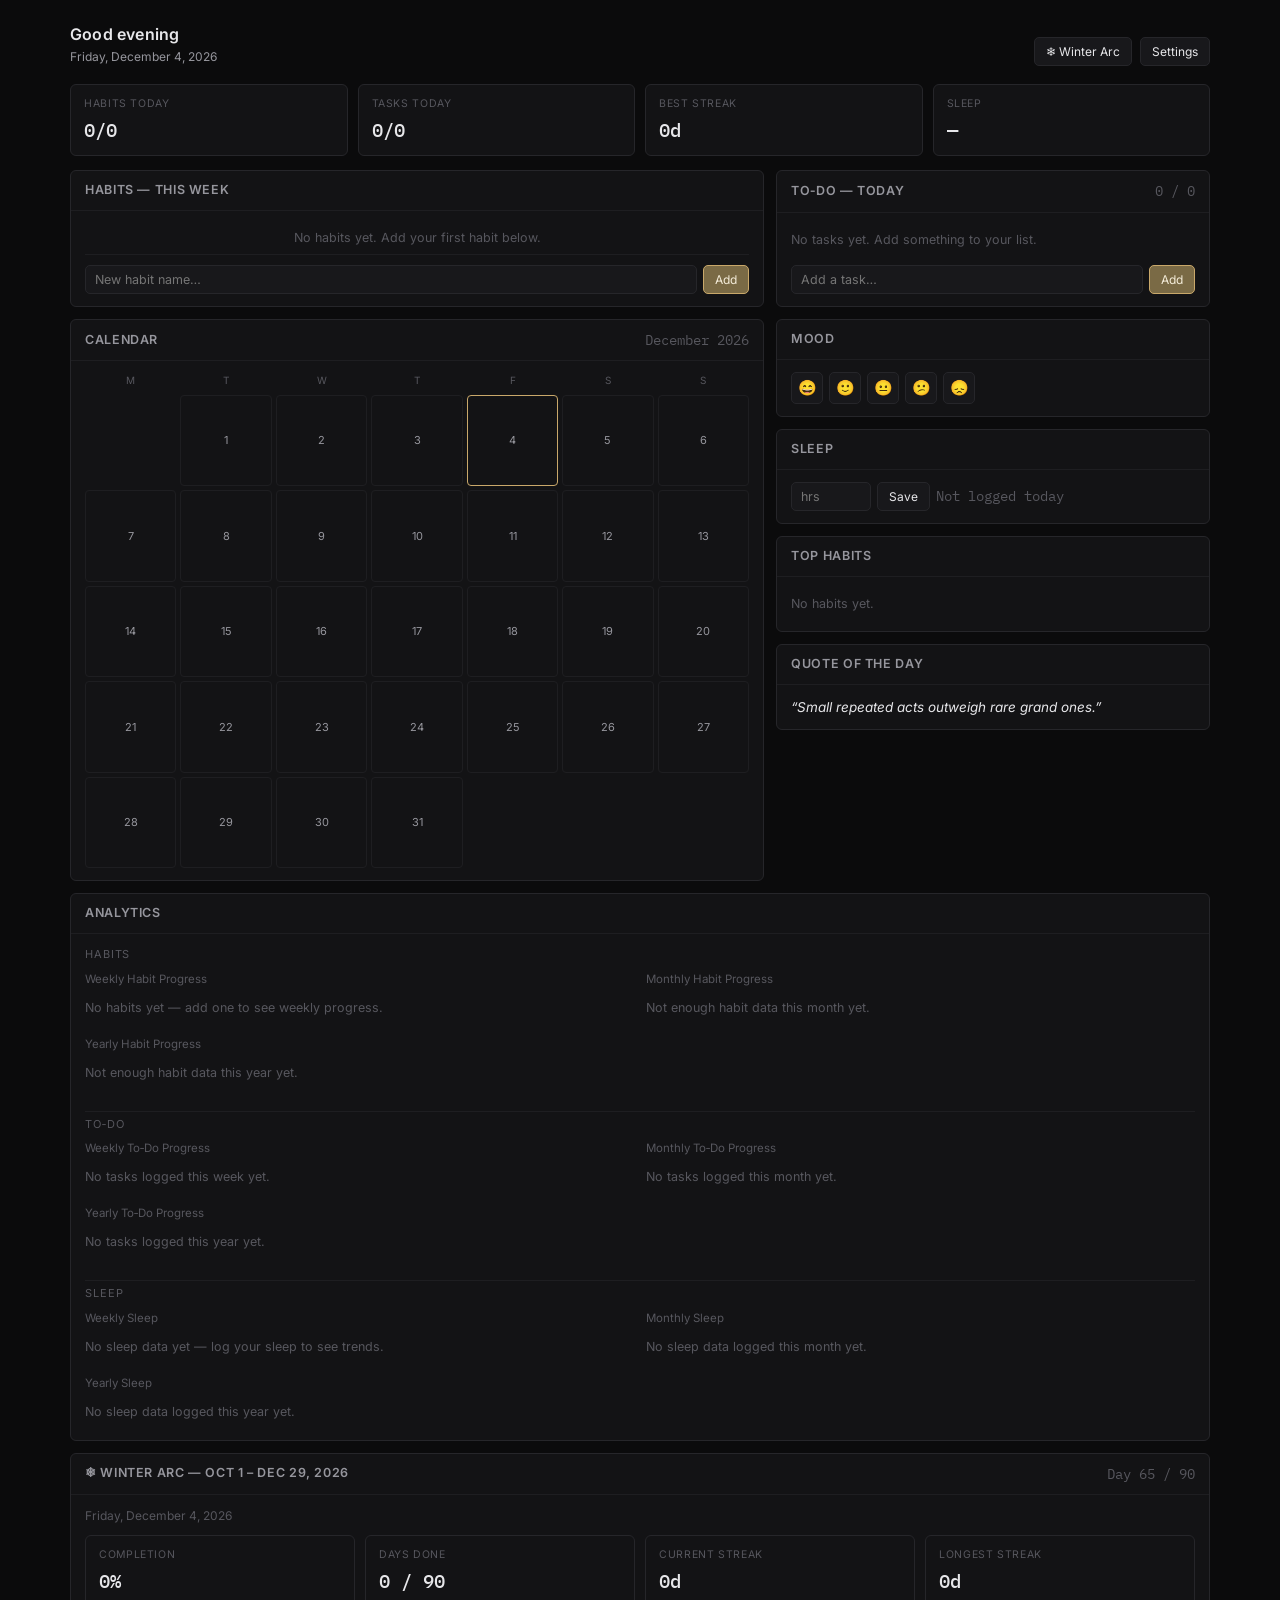
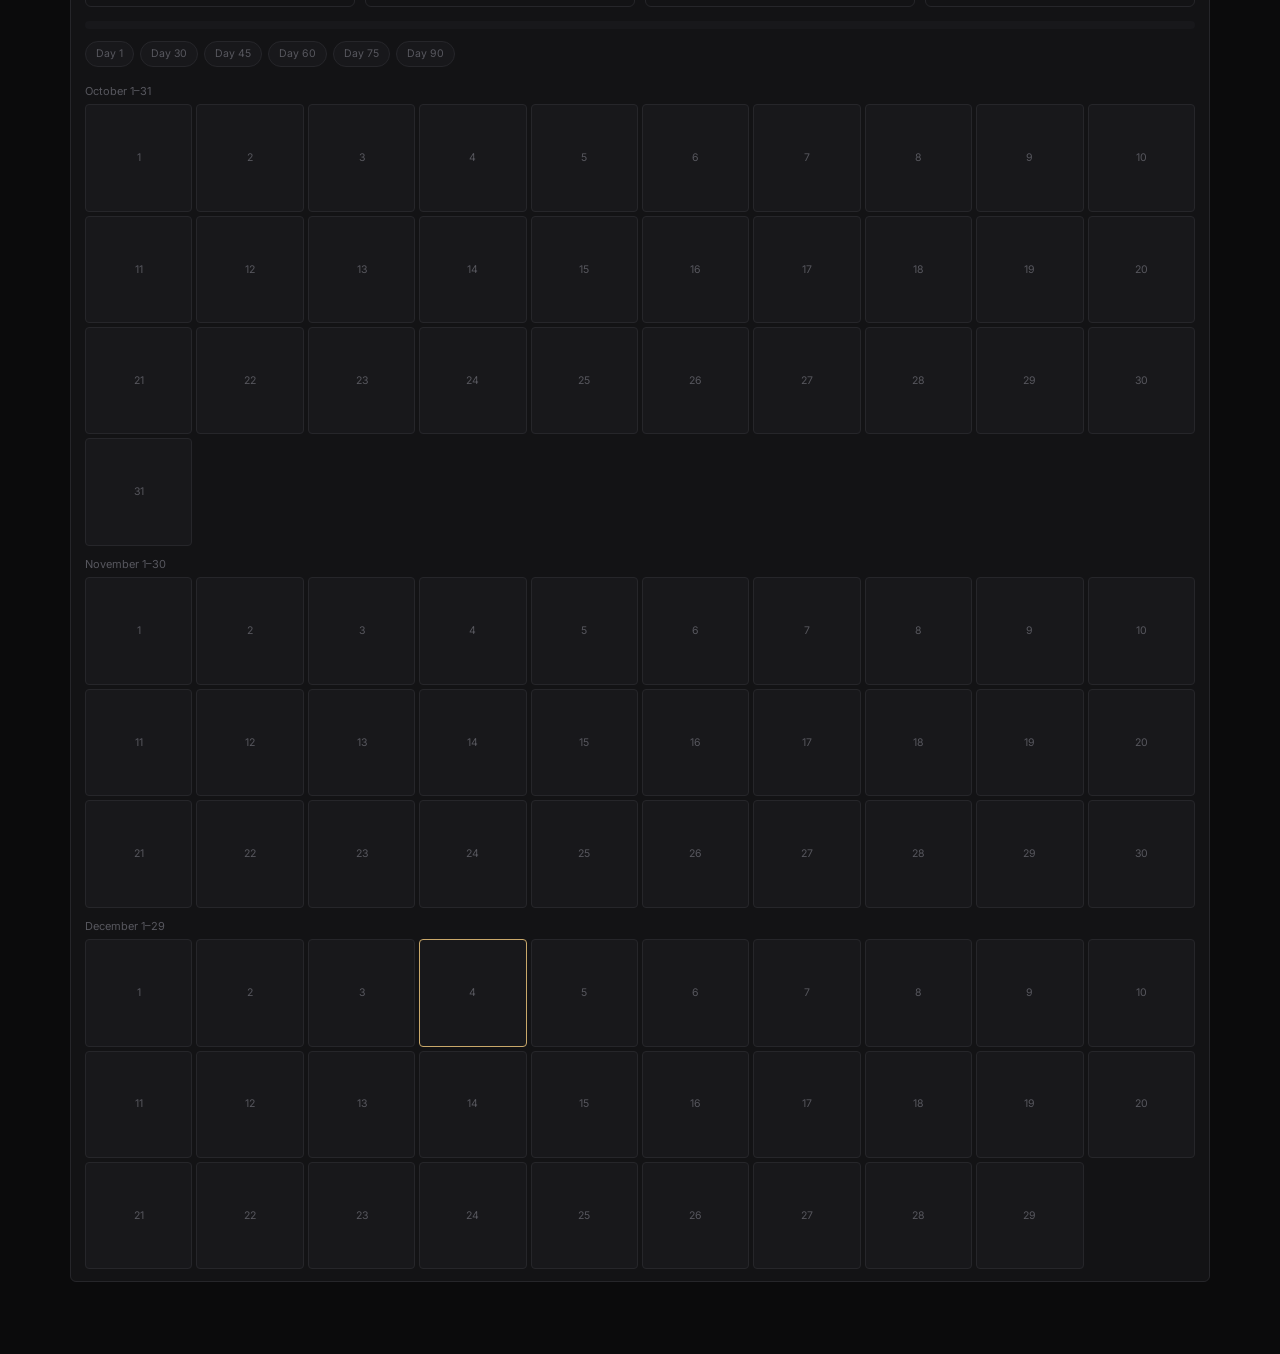
<file: index.html>
<!DOCTYPE html>
<html lang="en">
<head>
<meta charset="UTF-8">
<meta name="viewport" content="width=device-width, initial-scale=1, viewport-fit=cover">
<meta name="theme-color" content="#0b0b0c">
<link rel="manifest" href="manifest.json">
<link rel="icon" href="icons/icon-192.png">
<title>Ledger — Personal Dashboard</title>
<link rel="preconnect" href="https://fonts.googleapis.com">
<link href="https://fonts.googleapis.com/css2?family=Inter:wght@400;500;600;700&family=IBM+Plex+Mono:wght@400;500;600&display=swap" rel="stylesheet">
<link rel="stylesheet" href="styles.css">
</head>
<body>
<div class="wrap">
  <header>
    <div><h1 id="greet">Ledger</h1><div class="sub" id="dateline"></div></div>
    <div style="display:flex;gap:8px"><button class="btn" id="warcNavBtn">❄ Winter Arc</button><button class="btn" id="settingsBtn">Settings</button></div>
  </header>

  <div id="celebrateSlot"></div>

  <div class="grid" id="statGrid"></div>

  <div class="cols2">
    <div>
      <div class="panel">
        <div class="ph"><h2>Habits — This Week</h2></div>
        <div class="pb">
          <div class="habit-table"><table id="habitTable"></table></div>
          <div class="addrow"><input type="text" id="newHabit" placeholder="New habit name…" maxlength="30"><button class="btn primary" id="addHabitBtn">Add</button></div>
        </div>
      </div>

      <div class="panel">
        <div class="ph"><h2>Calendar</h2><span class="mono mut" id="calLabel"></span></div>
        <div class="pb"><div class="cal" id="cal"></div></div>
      </div>
    </div>

    <div>
      <div class="panel">
        <div class="ph"><h2>To‑Do — Today</h2><span class="mono mut" id="todoCount"></span></div>
        <div class="pb">
          <div id="todoList"></div>
          <div class="addrow"><input type="text" id="newTodo" placeholder="Add a task…"><button class="btn primary" id="addTodoBtn">Add</button></div>
        </div>
      </div>

      <div class="panel">
        <div class="ph"><h2>Mood</h2></div>
        <div class="pb"><div class="moodrow" id="moodRow"></div></div>
      </div>

      <div class="panel">
        <div class="ph"><h2>Sleep</h2></div>
        <div class="pb"><div class="sleeprow">
          <input type="number" id="sleepInput" step="0.5" min="0" max="16" placeholder="hrs" style="max-width:80px">
          <button class="btn" id="sleepSave">Save</button>
          <span class="mut mono" id="sleepLast"></span>
        </div></div>
      </div>

      <div class="panel">
        <div class="ph"><h2>Top Habits</h2></div>
        <div class="pb" id="topHabits"></div>
      </div>

      <div class="panel">
        <div class="ph"><h2>Quote of the Day</h2></div>
        <div class="pb"><div class="quote" id="quoteBox"></div></div>
      </div>
    </div>
  </div>

  <div class="panel">
    <div class="ph"><h2>Analytics</h2></div>
    <div class="pb">
      <div class="section-label">Habits</div>
      <div class="chart-grid-2">
        <div><div class="mut" style="font-size:11.5px;margin-bottom:5px">Weekly Habit Progress</div><div class="chart-wrap" id="chartHabitWeek"></div></div>
        <div><div class="mut" style="font-size:11.5px;margin-bottom:5px">Monthly Habit Progress</div><div class="chart-wrap" id="chartHabitMonth"></div></div>
      </div>
      <div style="margin-top:12px"><div class="mut" style="font-size:11.5px;margin-bottom:5px">Yearly Habit Progress</div><div class="chart-wrap" id="chartHabitYear"></div></div>

      <div class="section-label">To‑Do</div>
      <div class="chart-grid-2">
        <div><div class="mut" style="font-size:11.5px;margin-bottom:5px">Weekly To‑Do Progress</div><div class="chart-wrap" id="chartTodoWeek"></div></div>
        <div><div class="mut" style="font-size:11.5px;margin-bottom:5px">Monthly To‑Do Progress</div><div class="chart-wrap" id="chartTodoMonth"></div></div>
      </div>
      <div style="margin-top:12px"><div class="mut" style="font-size:11.5px;margin-bottom:5px">Yearly To‑Do Progress</div><div class="chart-wrap" id="chartTodoYear"></div></div>

      <div class="section-label">Sleep</div>
      <div class="chart-grid-2">
        <div><div class="mut" style="font-size:11.5px;margin-bottom:5px">Weekly Sleep</div><div class="chart-wrap" id="chartSleepWeek"></div></div>
        <div><div class="mut" style="font-size:11.5px;margin-bottom:5px">Monthly Sleep</div><div class="chart-wrap" id="chartSleepMonth"></div></div>
      </div>
      <div style="margin-top:12px"><div class="mut" style="font-size:11.5px;margin-bottom:5px">Yearly Sleep</div><div class="chart-wrap" id="chartSleepYear"></div></div>
    </div>
  </div>

  <div class="panel" id="winterArc">
    <div class="ph"><h2>❄ Winter Arc — Oct 1 – Dec 29, 2026</h2><span class="mono mut" id="warcDay"></span></div>
    <div class="pb">
      <div class="mut" id="warcDate" style="margin-bottom:10px;font-size:12px"></div>
      <div id="warcComplete"></div>
      <div class="grid" style="grid-template-columns:repeat(4,1fr)">
        <div class="stat"><div class="l">Completion</div><div class="v mono" id="warcPct"></div></div>
        <div class="stat"><div class="l">Days Done</div><div class="v mono" id="warcCount"></div></div>
        <div class="stat"><div class="l">Current Streak</div><div class="v mono" id="warcCur"></div></div>
        <div class="stat"><div class="l">Longest Streak</div><div class="v mono" id="warcBest"></div></div>
      </div>
      <div class="warc-bar"><div class="warc-bar-fill" id="warcBarFill" style="width:0%"></div></div>
      <div id="warcMilestones" style="margin-bottom:8px"></div>
      <div id="warcGrid"></div>
    </div>
  </div>
</div>

<div class="modal-bg" id="modalBg">
  <div class="modal">
    <h3>Settings</h3>
    <p class="mut" style="font-size:12px">Habits are capped at 15. Reset clears all local data on this device.</p>
    <div class="row"><button class="btn" id="exportBtn" style="flex:1">Export data (.json)</button></div>
    <div class="row"><button class="btn" id="resetBtn" style="flex:1;border-color:var(--bad);color:var(--bad)">Reset all data</button><button class="btn" id="closeModal" style="flex:1">Close</button></div>
  </div>
</div>

<script src="app.js"></script>
</body>
</html>
</file>
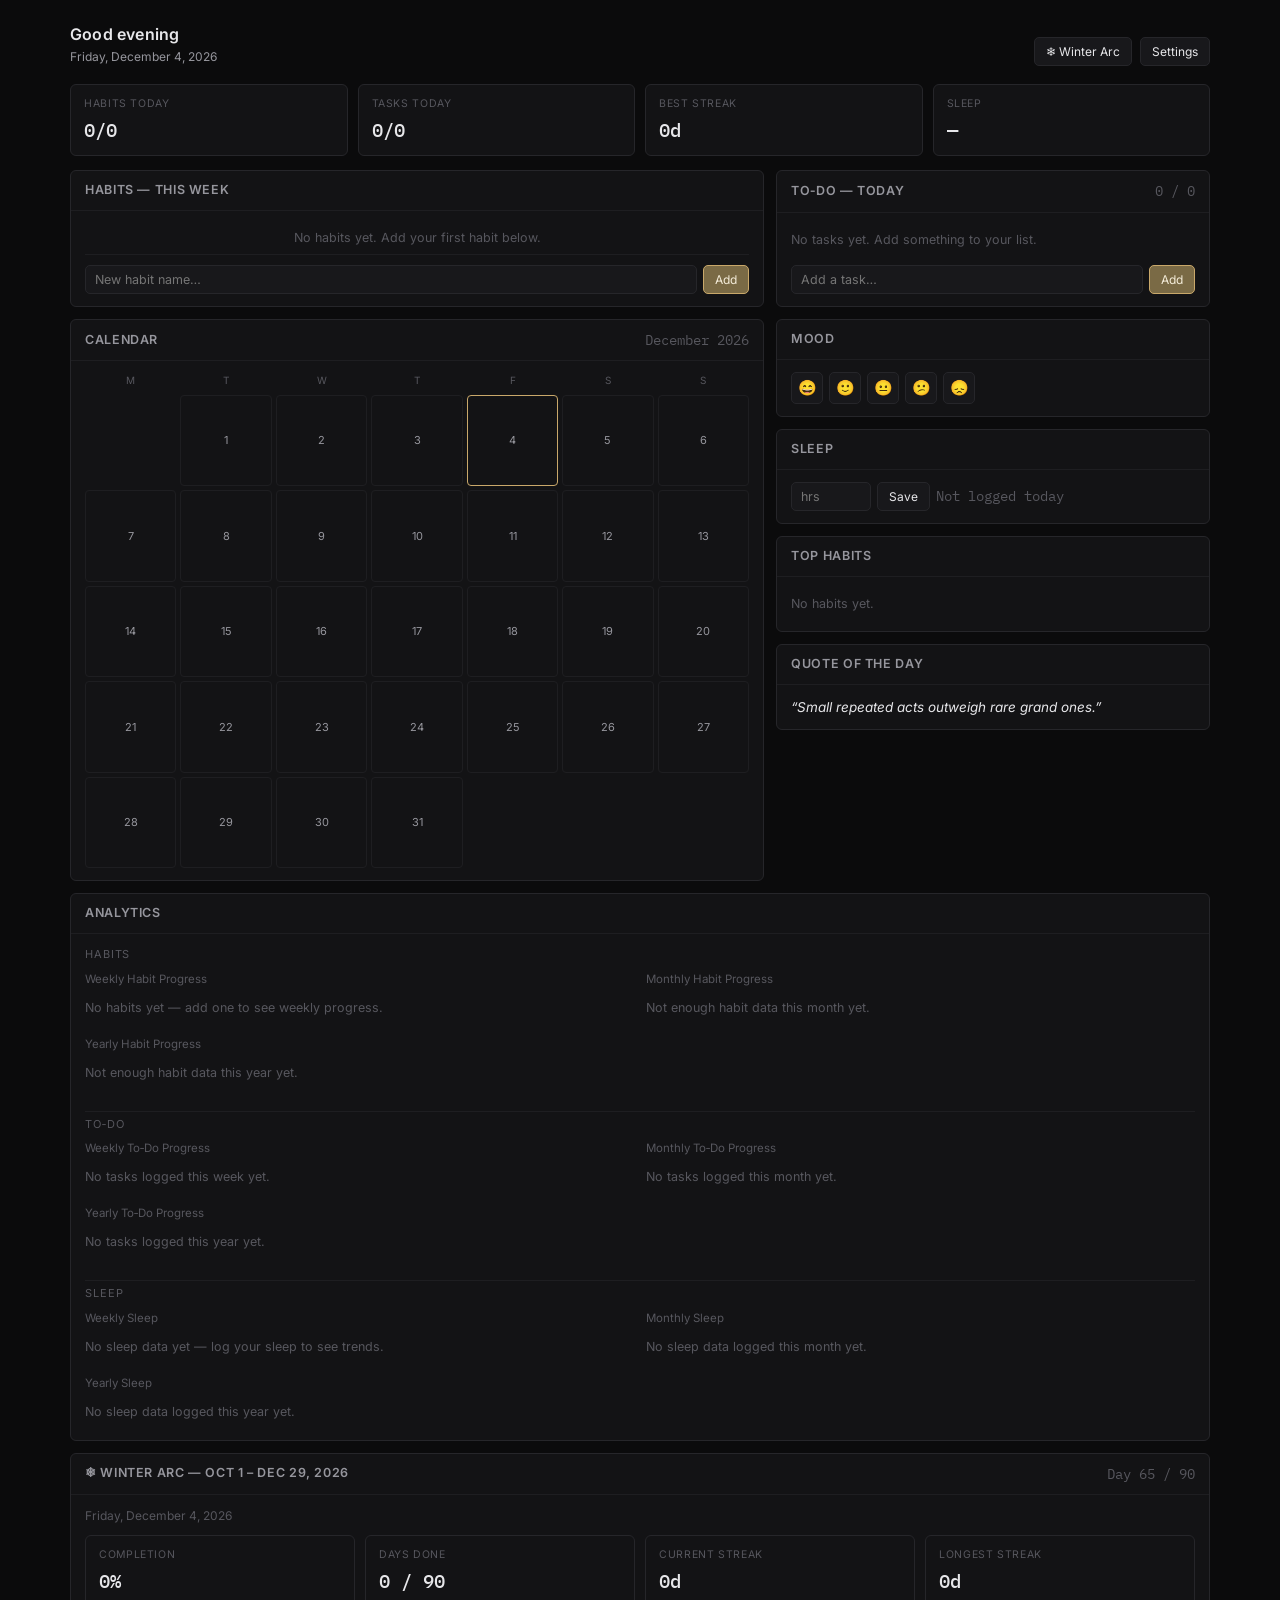
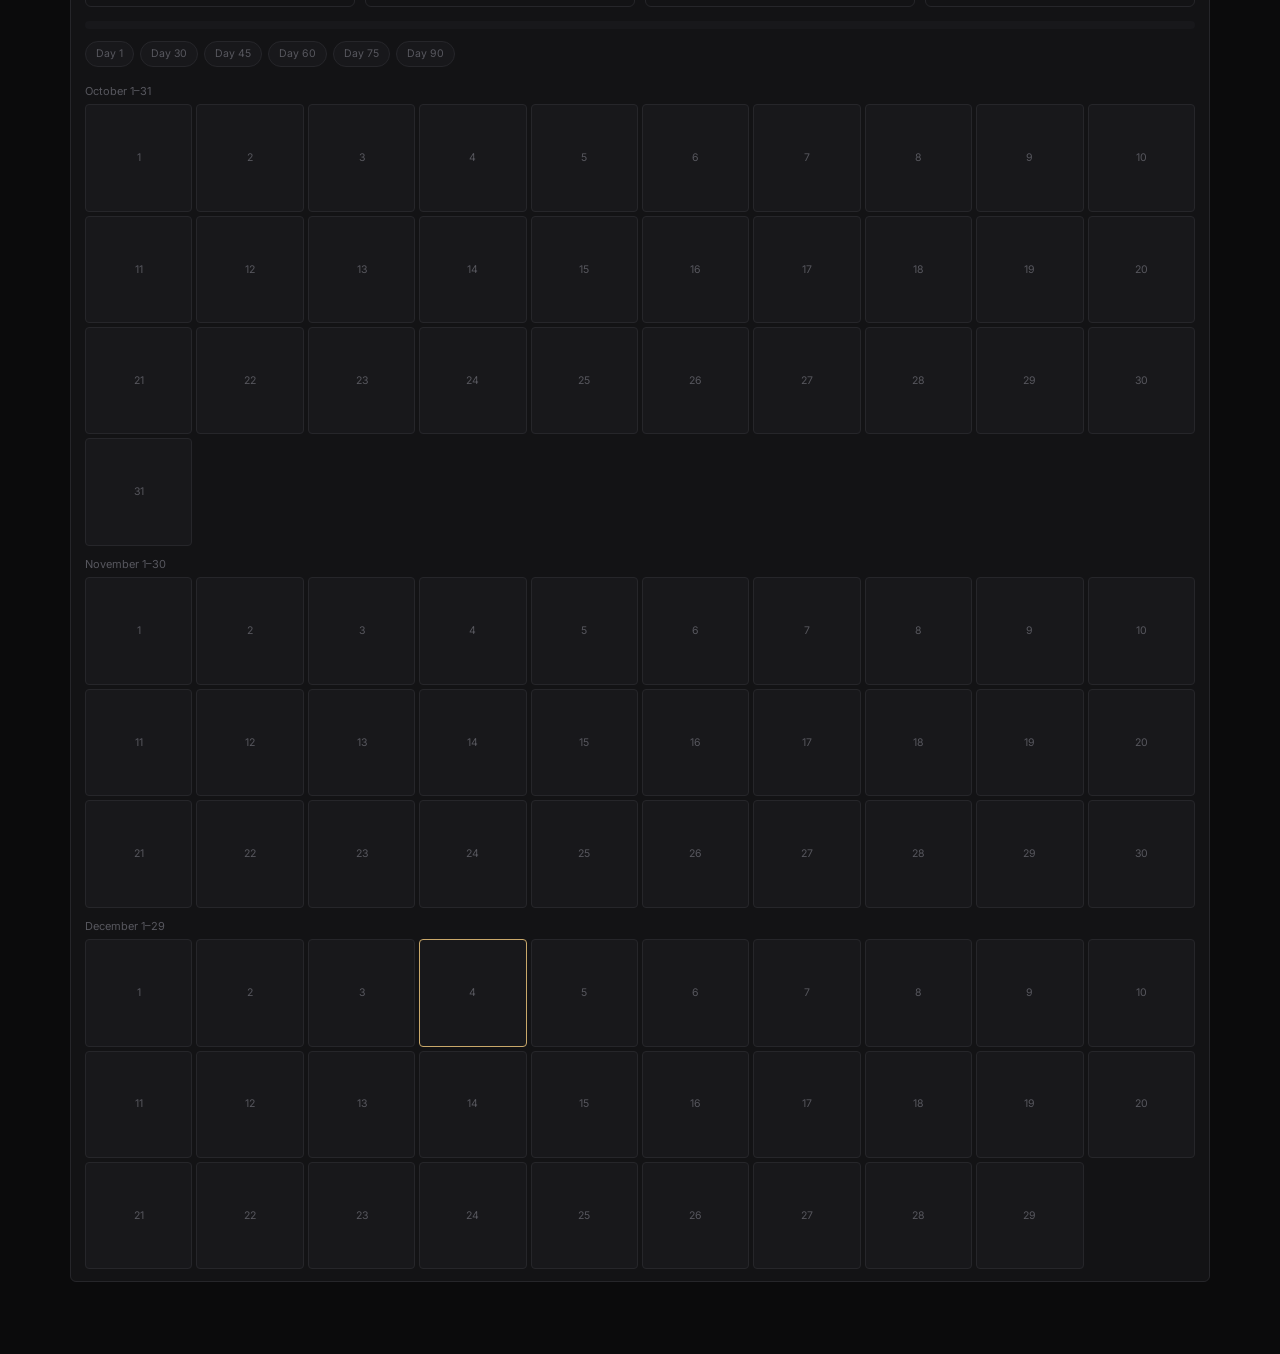
<file: Ledger — Habit & Productivity Dashboard.html>
<!DOCTYPE html>
<html lang="en">
<head>
<meta charset="UTF-8">
<meta name="viewport" content="width=device-width, initial-scale=1, viewport-fit=cover">
<meta name="theme-color" content="#0b0b0c">
<link rel="manifest" href="manifest.json">
<link rel="icon" href="icons/icon-192.png">
<title>Ledger — Personal Dashboard</title>
<link rel="preconnect" href="https://fonts.googleapis.com">
<link href="https://fonts.googleapis.com/css2?family=Inter:wght@400;500;600;700&family=IBM+Plex+Mono:wght@400;500;600&display=swap" rel="stylesheet">
<style>
:root{
  --bg:#0b0b0c; --panel:#131315; --panel2:#18181b; --border:#26262a; --border-soft:#1e1e21;
  --text:#e7e7ea; --text-dim:#96969d; --text-faint:#57575e;
  --accent:#c9a86a; --accent-dim:#7a6a45; --good:#6fae8f; --bad:#c07070;
  padding-top:env(safe-area-inset-top,0px); padding-bottom:env(safe-area-inset-bottom,0px);
}
*{box-sizing:border-box}
html{scroll-padding-top:env(safe-area-inset-top,0px)}
body{margin:0;background:var(--bg);color:var(--text);font-family:'Inter',sans-serif;font-size:13.5px;line-height:1.5;-webkit-font-smoothing:antialiased}
.mono{font-family:'IBM Plex Mono',monospace}
.wrap{max-width:1180px;margin:0 auto;padding:22px 20px 60px}
header{display:flex;justify-content:space-between;align-items:flex-end;margin-bottom:18px;flex-wrap:wrap;gap:10px}
header h1{font-size:16px;font-weight:600;margin:0;letter-spacing:.2px}
header .sub{color:var(--text-dim);font-size:12px;margin-top:2px}
.btn{background:var(--panel2);border:1px solid var(--border);color:var(--text);padding:6px 11px;border-radius:5px;font-size:12px;cursor:pointer;font-family:inherit;transition:border-color .15s}
.btn:hover{border-color:#3a3a3f}
.btn.primary{background:var(--accent-dim);border-color:var(--accent);color:#f4ecd9}
.grid{display:grid;grid-template-columns:repeat(4,1fr);gap:10px;margin-bottom:14px}
.stat{background:var(--panel);border:1px solid var(--border);border-radius:6px;padding:11px 13px}
.stat .l{color:var(--text-faint);font-size:10.5px;text-transform:uppercase;letter-spacing:.06em}
.stat .v{font-family:'IBM Plex Mono',monospace;font-size:19px;margin-top:4px;font-weight:500}
.panel{background:var(--panel);border:1px solid var(--border);border-radius:6px;margin-bottom:12px;overflow:hidden}
.panel .ph{padding:10px 14px;border-bottom:1px solid var(--border-soft);display:flex;justify-content:space-between;align-items:center}
.panel .ph h2{font-size:12.5px;font-weight:600;margin:0;color:var(--text-dim);text-transform:uppercase;letter-spacing:.05em}
.panel .pb{padding:12px 14px}
.cols2{display:grid;grid-template-columns:1.6fr 1fr;gap:12px}
table{width:100%;border-collapse:collapse;font-size:12.5px}
.habit-table{overflow-x:auto}
.habit-table table{min-width:560px}
th{color:var(--text-faint);font-weight:500;text-align:center;padding:5px 4px;font-size:10.5px;text-transform:uppercase;border-bottom:1px solid var(--border-soft)}
th.hname{text-align:left;padding-left:8px}
td{text-align:center;padding:6px 4px;border-bottom:1px solid var(--border-soft)}
td.hname{text-align:left;padding-left:8px;white-space:nowrap}
td.hname .del{color:var(--text-faint);cursor:pointer;margin-left:6px;font-size:11px}
.cell{width:24px;height:24px;border-radius:4px;border:1px solid var(--border);background:var(--panel2);cursor:pointer;display:inline-flex;align-items:center;justify-content:center;color:var(--text-faint);font-size:12px;transition:.12s}
.cell.on{background:var(--accent-dim);border-color:var(--accent);color:#f4ecd9}
.cell:hover{border-color:#4a4a50}
.mut{color:var(--text-faint)}
.streakcol{font-family:'IBM Plex Mono',monospace;color:var(--text-dim);font-size:11.5px}
.addrow{display:flex;gap:6px;margin-top:10px}
input[type=text],input[type=number]{background:var(--panel2);border:1px solid var(--border);color:var(--text);padding:6px 9px;border-radius:5px;font-size:12.5px;font-family:inherit;flex:1}
input:focus{outline:1px solid var(--accent-dim)}
.todo-item{display:flex;align-items:center;gap:9px;padding:6px 0;border-bottom:1px solid var(--border-soft)}
.todo-item:last-child{border-bottom:none}
.chk{width:15px;height:15px;border-radius:3px;border:1px solid var(--border);cursor:pointer;flex:0 0 auto}
.chk.on{background:var(--good);border-color:var(--good)}
.tdone{text-decoration:line-through;color:var(--text-faint)}
.todo-item .tx{flex:1;cursor:default;font-size:12.5px}
.todo-item .del{color:var(--text-faint);cursor:pointer;font-size:12px}
.moodrow,.sleeprow{display:flex;gap:6px;align-items:center;flex-wrap:wrap}
.mood-btn{width:32px;height:32px;border-radius:5px;background:var(--panel2);border:1px solid var(--border);cursor:pointer;font-size:15px;display:flex;align-items:center;justify-content:center}
.mood-btn.sel{border-color:var(--accent);background:var(--accent-dim)}
.quote{font-size:13.5px;font-style:italic;color:var(--text)}
.quote .attr{display:block;margin-top:6px;font-style:normal;color:var(--text-faint);font-size:11px}
.toprow{display:flex;justify-content:space-between;padding:7px 0;border-bottom:1px solid var(--border-soft);font-size:12.5px}
.toprow:last-child{border-bottom:none}
.toprow .name{color:var(--text)}
.toprow .meta{color:var(--text-faint);font-family:'IBM Plex Mono',monospace;font-size:11.5px}
.empty{color:var(--text-faint);font-size:12.5px;padding:6px 0}
.cal{display:grid;grid-template-columns:repeat(7,1fr);gap:4px}
.cal .dow{color:var(--text-faint);font-size:10px;text-align:center;text-transform:uppercase;padding-bottom:3px}
.cal .day{aspect-ratio:1;border:1px solid var(--border-soft);border-radius:4px;display:flex;flex-direction:column;align-items:center;justify-content:center;font-size:11px;color:var(--text-dim);position:relative}
.cal .day.today{border-color:var(--accent)}
.cal .day .dot{width:5px;height:5px;border-radius:50%;background:var(--good);position:absolute;bottom:4px}
.cal .day.empty{border:none}
.chart-wrap{overflow-x:auto}
.section-label{color:var(--text-faint);font-size:11px;text-transform:uppercase;letter-spacing:.08em;margin:22px 0 8px;padding-top:4px;border-top:1px solid var(--border-soft)}
.section-label:first-child{margin-top:0;border-top:none;padding-top:0}
.chart-grid-2{display:grid;grid-template-columns:1fr 1fr;gap:12px}
.chart-foot{display:flex;justify-content:space-between;margin-top:4px;font-size:10.5px;color:var(--text-faint)}
@media(max-width:640px){.chart-grid-2{grid-template-columns:1fr}}
.celebrate{background:linear-gradient(90deg,var(--panel),var(--panel2));border:1px solid var(--accent);border-radius:6px;padding:11px 14px;margin-bottom:12px;font-size:13px;color:#f4ecd9}
.modal-bg{position:fixed;inset:0;background:rgba(0,0,0,.6);display:none;align-items:center;justify-content:center;z-index:50}
.modal{background:var(--panel);border:1px solid var(--border);border-radius:7px;padding:18px;width:min(340px,90vw)}
.modal h3{margin:0 0 10px;font-size:13px;color:var(--text-dim);text-transform:uppercase;letter-spacing:.04em}
.modal .row{display:flex;gap:8px;margin-top:8px}
@media(max-width:760px){.grid{grid-template-columns:repeat(2,1fr)}.cols2{grid-template-columns:1fr}}
.warc-bar{height:8px;background:var(--panel2);border-radius:4px;overflow:hidden;margin:12px 0}
.warc-bar-fill{height:100%;background:var(--accent);transition:width .3s}
.ms-chip{display:inline-block;background:var(--panel2);border:1px solid var(--border);border-radius:20px;padding:4px 10px;font-size:10.5px;color:var(--text-faint);margin:0 6px 6px 0}
.ms-chip.reached{background:var(--accent-dim);border-color:var(--accent);color:#f4ecd9}
.warc-grid{display:grid;grid-template-columns:repeat(10,1fr);gap:4px}
@media(max-width:640px){.warc-grid{grid-template-columns:repeat(7,1fr)}}
.warc-cell{aspect-ratio:1;border:1px solid var(--border);border-radius:4px;display:flex;align-items:center;justify-content:center;font-size:10.5px;color:var(--text-faint);cursor:pointer;background:var(--panel2)}
.warc-cell.today{border-color:var(--accent)}
.warc-cell.done{background:var(--accent-dim);border-color:var(--accent);color:#f4ecd9}
.warc-cell.missed{background:#2a1c1c;border-color:var(--bad);color:var(--bad)}
</style>
</head>
<body>
<div class="wrap">
  <header>
    <div><h1 id="greet">Ledger</h1><div class="sub" id="dateline"></div></div>
    <div style="display:flex;gap:8px"><button class="btn" id="warcNavBtn">❄ Winter Arc</button><button class="btn" id="settingsBtn">Settings</button></div>
  </header>

  <div id="celebrateSlot"></div>

  <div class="grid" id="statGrid"></div>

  <div class="cols2">
    <div>
      <div class="panel">
        <div class="ph"><h2>Habits — This Week</h2></div>
        <div class="pb">
          <div class="habit-table"><table id="habitTable"></table></div>
          <div class="addrow"><input type="text" id="newHabit" placeholder="New habit name…" maxlength="30"><button class="btn primary" id="addHabitBtn">Add</button></div>
        </div>
      </div>

      <div class="panel">
        <div class="ph"><h2>Calendar</h2><span class="mono mut" id="calLabel"></span></div>
        <div class="pb"><div class="cal" id="cal"></div></div>
      </div>
    </div>

    <div>
      <div class="panel">
        <div class="ph"><h2>To‑Do — Today</h2><span class="mono mut" id="todoCount"></span></div>
        <div class="pb">
          <div id="todoList"></div>
          <div class="addrow"><input type="text" id="newTodo" placeholder="Add a task…"><button class="btn primary" id="addTodoBtn">Add</button></div>
        </div>
      </div>

      <div class="panel">
        <div class="ph"><h2>Mood</h2></div>
        <div class="pb"><div class="moodrow" id="moodRow"></div></div>
      </div>

      <div class="panel">
        <div class="ph"><h2>Sleep</h2></div>
        <div class="pb"><div class="sleeprow">
          <input type="number" id="sleepInput" step="0.5" min="0" max="16" placeholder="hrs" style="max-width:80px">
          <button class="btn" id="sleepSave">Save</button>
          <span class="mut mono" id="sleepLast"></span>
        </div></div>
      </div>

      <div class="panel">
        <div class="ph"><h2>Top Habits</h2></div>
        <div class="pb" id="topHabits"></div>
      </div>

      <div class="panel">
        <div class="ph"><h2>Quote of the Day</h2></div>
        <div class="pb"><div class="quote" id="quoteBox"></div></div>
      </div>
    </div>
  </div>

  <div class="panel">
    <div class="ph"><h2>Analytics</h2></div>
    <div class="pb">
      <div class="section-label">Habits</div>
      <div class="chart-grid-2">
        <div><div class="mut" style="font-size:11.5px;margin-bottom:5px">Weekly Habit Progress</div><div class="chart-wrap" id="chartHabitWeek"></div></div>
        <div><div class="mut" style="font-size:11.5px;margin-bottom:5px">Monthly Habit Progress</div><div class="chart-wrap" id="chartHabitMonth"></div></div>
      </div>
      <div style="margin-top:12px"><div class="mut" style="font-size:11.5px;margin-bottom:5px">Yearly Habit Progress</div><div class="chart-wrap" id="chartHabitYear"></div></div>

      <div class="section-label">To‑Do</div>
      <div class="chart-grid-2">
        <div><div class="mut" style="font-size:11.5px;margin-bottom:5px">Weekly To‑Do Progress</div><div class="chart-wrap" id="chartTodoWeek"></div></div>
        <div><div class="mut" style="font-size:11.5px;margin-bottom:5px">Monthly To‑Do Progress</div><div class="chart-wrap" id="chartTodoMonth"></div></div>
      </div>
      <div style="margin-top:12px"><div class="mut" style="font-size:11.5px;margin-bottom:5px">Yearly To‑Do Progress</div><div class="chart-wrap" id="chartTodoYear"></div></div>

      <div class="section-label">Sleep</div>
      <div class="chart-grid-2">
        <div><div class="mut" style="font-size:11.5px;margin-bottom:5px">Weekly Sleep</div><div class="chart-wrap" id="chartSleepWeek"></div></div>
        <div><div class="mut" style="font-size:11.5px;margin-bottom:5px">Monthly Sleep</div><div class="chart-wrap" id="chartSleepMonth"></div></div>
      </div>
      <div style="margin-top:12px"><div class="mut" style="font-size:11.5px;margin-bottom:5px">Yearly Sleep</div><div class="chart-wrap" id="chartSleepYear"></div></div>
    </div>
  </div>

  <div class="panel" id="winterArc">
    <div class="ph"><h2>❄ Winter Arc — Oct 1 – Dec 29, 2026</h2><span class="mono mut" id="warcDay"></span></div>
    <div class="pb">
      <div class="mut" id="warcDate" style="margin-bottom:10px;font-size:12px"></div>
      <div id="warcComplete"></div>
      <div class="grid" style="grid-template-columns:repeat(4,1fr)">
        <div class="stat"><div class="l">Completion</div><div class="v mono" id="warcPct"></div></div>
        <div class="stat"><div class="l">Days Done</div><div class="v mono" id="warcCount"></div></div>
        <div class="stat"><div class="l">Current Streak</div><div class="v mono" id="warcCur"></div></div>
        <div class="stat"><div class="l">Longest Streak</div><div class="v mono" id="warcBest"></div></div>
      </div>
      <div class="warc-bar"><div class="warc-bar-fill" id="warcBarFill" style="width:0%"></div></div>
      <div id="warcMilestones" style="margin-bottom:8px"></div>
      <div id="warcGrid"></div>
    </div>
  </div>
</div>

<div class="modal-bg" id="modalBg">
  <div class="modal">
    <h3>Settings</h3>
    <p class="mut" style="font-size:12px">Habits are capped at 15. Reset clears all local data on this device.</p>
    <div class="row"><button class="btn" id="exportBtn" style="flex:1">Export data (.json)</button></div>
    <div class="row"><button class="btn" id="resetBtn" style="flex:1;border-color:var(--bad);color:var(--bad)">Reset all data</button><button class="btn" id="closeModal" style="flex:1">Close</button></div>
  </div>
</div>

<script>
const KEY='ledger_v1';
const $=s=>document.querySelector(s);
const pad=n=>String(n).padStart(2,'0');
const dstr=d=>`${d.getFullYear()}-${pad(d.getMonth()+1)}-${pad(d.getDate())}`;
const today=new Date(); const TODAY=dstr(today);
let db=JSON.parse(localStorage.getItem(KEY)||'null')||{habits:[],logs:{},todos:{},moods:{},sleep:{}};
db.winterArc = db.winterArc || {};
function save(){try{localStorage.setItem(KEY,JSON.stringify(db))}catch(e){}}

function weekDates(offset=0){
  const d=new Date(today); const day=(d.getDay()+6)%7; d.setDate(d.getDate()-day+offset*7);
  return Array.from({length:7},(_,i)=>{const x=new Date(d);x.setDate(d.getDate()+i);return x});
}
const WEEK=weekDates(0);
const DOW=['MON','TUE','WED','THU','FRI','SAT','SUN'];

function habitDone(hid,ds){return !!(db.logs[ds]&&db.logs[ds][hid])}
function toggleHabit(hid,ds){
  db.logs[ds]=db.logs[ds]||{};
  if(db.logs[ds][hid]) delete db.logs[ds][hid]; else db.logs[ds][hid]=true;
  save(); renderAll();
}
function streaks(hid){
  let cur=0,best=0,run=0,total=0;
  let d=new Date(today);
  for(let i=0;i<3650;i++){
    const ds=dstr(d);
    if(db.logs[ds]&&db.logs[ds][hid]){ run++; total++; if(i===0||cur===i) cur=run; best=Math.max(best,run);}
    else { if(i===0) cur=0; run=0; if(dstr(d) < (db.habits.find(h=>h.id===hid)?.createdAt||'0')) break; }
    d.setDate(d.getDate()-1);
    if(i>0 && dstr(d) < (db.habits.find(h=>h.id===hid)?.createdAt||TODAY) ) break;
  }
  return {cur,best,total};
}
function habitPct(hid){
  const h=db.habits.find(x=>x.id===hid); if(!h) return 0;
  const start=new Date(h.createdAt); const days=Math.max(1,Math.round((today-start)/86400000)+1);
  let done=0; let d=new Date(start);
  for(let i=0;i<days;i++){ if(habitDone(hid,dstr(d))) done++; d.setDate(d.getDate()+1); }
  return Math.round(done/days*100);
}

function renderStats(){
  const habitsToday=db.habits.length? db.habits.filter(h=>habitDone(h.id,TODAY)).length:0;
  const todosToday=db.todos[TODAY]||[];
  const bestStreak=db.habits.reduce((m,h)=>Math.max(m,streaks(h.id).cur),0);
  const mood=db.moods[TODAY];
  const sleep=db.sleep[TODAY];
  const stats=[
    ['Habits Today',`${habitsToday}/${db.habits.length||0}`],
    ['Tasks Today',`${todosToday.filter(t=>t.done).length}/${todosToday.length}`],
    ['Best Streak',`${bestStreak}d`],
    ['Sleep',sleep?`${sleep}h`:'—'],
  ];
  $('#statGrid').innerHTML=stats.map(s=>`<div class="stat"><div class="l">${s[0]}</div><div class="v mono">${s[1]}</div></div>`).join('');
  const allDone=db.habits.length>0 && habitsToday===db.habits.length;
  $('#celebrateSlot').innerHTML=allDone?`<div class="celebrate">Perfect day — every habit completed.</div>`:'';
}

function renderHabitTable(){
  const t=$('#habitTable');
  if(db.habits.length===0){t.innerHTML=`<tr><td class="empty">No habits yet. Add your first habit below.</td></tr>`;return;}
  let h=`<tr><th class="hname">Habit</th>`+DOW.map((d,i)=>`<th>${d}${WEEK[i].getDate()===today.getDate()&&WEEK[i].getMonth()===today.getMonth()?'•':''}</th>`).join('')+`<th>Streak</th><th>%</th></tr>`;
  db.habits.forEach(hb=>{
    const s=streaks(hb.id);
    h+=`<tr><td class="hname">${hb.icon||'▪'} ${hb.name}<span class="del" data-del="${hb.id}">✕</span></td>`;
    WEEK.forEach(d=>{
      const ds=dstr(d); const on=habitDone(hb.id,ds); const future=d>today;
      h+=`<td><span class="cell ${on?'on':''}" ${future?'style="opacity:.3;pointer-events:none"':''} data-hid="${hb.id}" data-ds="${ds}">${on?'✓':'·'}</span></td>`;
    });
    h+=`<td class="streakcol">${s.cur}/${s.best}</td><td class="streakcol">${habitPct(hb.id)}%</td></tr>`;
  });
  t.innerHTML=h;
}

function renderTodos(){
  const list=db.todos[TODAY]||[];
  $('#todoCount').textContent=`${list.filter(t=>t.done).length} / ${list.length}`;
  $('#todoList').innerHTML=list.length?list.map(t=>`
    <div class="todo-item"><span class="chk ${t.done?'on':''}" data-tid="${t.id}"></span>
    <span class="tx ${t.done?'tdone':''}">${t.text}</span>
    <span class="del" data-tdel="${t.id}">✕</span></div>`).join(''):`<div class="empty">No tasks yet. Add something to your list.</div>`;
}

const MOODS=[['😄','Great'],['🙂','Good'],['😐','Okay'],['😕','Low'],['😞','Bad']];
function renderMood(){
  $('#moodRow').innerHTML=MOODS.map((m,i)=>`<span class="mood-btn ${db.moods[TODAY]===i?'sel':''}" data-mood="${i}" title="${m[1]}">${m[0]}</span>`).join('');
}
function renderSleep(){
  $('#sleepLast').textContent=db.sleep[TODAY]?`Logged: ${db.sleep[TODAY]}h today`:'Not logged today';
}

const QUOTES=[
  ["Discipline is choosing between what you want now and what you want most.",""],
  ["The days are long, but the practice is what remains.",""],
  ["Small repeated acts outweigh rare grand ones.",""],
  ["You do not rise to your goals; you fall to your habits.",""],
  ["Patience is not waiting — it is working while you wait.",""],
  ["What is done consistently compounds; what is done occasionally fades.",""],
  ["The obstacle in the path becomes the path.",""],
  ["Consistency turns intention into identity.",""],
  ["A day poorly closed is easier to lose than a day poorly started.",""],
  ["Growth is a series of small, unglamorous choices.",""],
];
function renderQuote(){
  const idx=Math.abs(TODAY.split('-').reduce((a,c)=>a+parseInt(c),0))%QUOTES.length;
  const q=QUOTES[idx];
  $('#quoteBox').innerHTML=`“${q[0]}”`;
}

function renderTop(){
  if(db.habits.length===0){$('#topHabits').innerHTML='<div class="empty">No habits yet.</div>';return;}
  const rows=db.habits.map(h=>({name:h.name,pct:habitPct(h.id),cur:streaks(h.id).cur,total:streaks(h.id).total}))
    .sort((a,b)=>b.pct-a.pct).slice(0,10);
  $('#topHabits').innerHTML=rows.map(r=>`<div class="toprow"><span class="name">${r.name}</span><span class="meta">${r.pct}% · ${r.cur}d streak · ${r.total} total</span></div>`).join('');
}

function daysInMonth(y,m){return new Date(y,m+1,0).getDate();}
const earliestHabitDate = ()=> db.habits.length ? db.habits.reduce((m,h)=>h.createdAt<m?h.createdAt:m, db.habits[0].createdAt) : null;

function habitPctForDate(ds,d){
  const eh=earliestHabitDate();
  if(!eh || ds<eh || d>today) return null;
  return Math.round(db.habits.filter(h=>habitDone(h.id,ds)).length/db.habits.length*100);
}
function todoPctForDate(ds,d){
  if(d>today) return null;
  const list=db.todos[ds];
  if(!list||list.length===0) return null;
  return Math.round(list.filter(t=>t.done).length/list.length*100);
}
function sleepForDate(ds,d){
  if(d>today) return null;
  return db.sleep[ds]!==undefined?db.sleep[ds]:null;
}
function monthAvg(fn,y,m){
  let sum=0,count=0;
  for(let day=1;day<=daysInMonth(y,m);day++){
    const d=new Date(y,m,day); if(d>today) break;
    const v=fn(dstr(d),d);
    if(v!==null){sum+=v;count++;}
  }
  return count?Math.round((sum/count)*10)/10:null;
}

function linePath(points,w,h,pad,minY,maxY){
  const n=points.length; const stepX=n>1?(w-2*pad)/(n-1):0;
  let d='',dots='',started=false;
  points.forEach((v,i)=>{
    const x=pad+i*stepX;
    if(v===null||v===undefined){started=false;return;}
    const y=h-pad-((v-minY)/(maxY-minY||1))*(h-2*pad);
    d+=(started?'L':'M')+x.toFixed(1)+','+y.toFixed(1)+' ';
    dots+=`<circle cx="${x.toFixed(1)}" cy="${y.toFixed(1)}" r="2.2" fill="#c9a86a"/>`;
    started=true;
  });
  return {d,dots};
}
function renderLineChart(id,points,opts={}){
  const el=$('#'+id);
  const hasData=points.some(v=>v!==null&&v!==undefined);
  if(!hasData){ el.innerHTML=`<div class="empty">${opts.emptyText||'No data yet.'}</div>`; return; }
  const w=380,h=100,pad=14;
  const real=points.filter(v=>v!==null&&v!==undefined);
  const maxY=opts.maxY??Math.max(...real,1);
  const minY=opts.minY??0;
  const {d,dots}=linePath(points,w,h,pad,minY,maxY);
  const gl=[0,.5,1].map(f=>{const y=h-pad-f*(h-2*pad);return `<line x1="${pad}" x2="${w-pad}" y1="${y}" y2="${y}" stroke="#1e1e21" stroke-width="1"/>`}).join('');
  el.innerHTML=`<svg width="100%" height="${h}" viewBox="0 0 ${w} ${h}" preserveAspectRatio="none">${gl}<path d="${d}" fill="none" stroke="#c9a86a" stroke-width="1.5"/>${dots}</svg>`
    +(opts.foot?`<div class="chart-foot"><span>${opts.foot[0]}</span><span>${opts.foot[1]}</span></div>`:'');
}

const MONTH_NAMES=['Jan','Feb','Mar','Apr','May','Jun','Jul','Aug','Sep','Oct','Nov','Dec'];

function renderAnalytics(){
  const y=today.getFullYear(), m=today.getMonth();
  const dim=daysInMonth(y,m);
  const monthDates=Array.from({length:dim},(_,i)=>new Date(y,m,i+1));
  const monthDS=monthDates.map(dstr);
  const yearMonths=Array.from({length:12},(_,i)=>i);

  // Habits
  renderLineChart('chartHabitWeek', WEEK.map(d=>habitPctForDate(dstr(d),d)), {emptyText:'No habits yet — add one to see weekly progress.', foot:['Mon','Sun']});
  renderLineChart('chartHabitMonth', monthDates.map(d=>habitPctForDate(dstr(d),d)), {emptyText:'Not enough habit data this month yet.', foot:['1',String(dim)]});
  renderLineChart('chartHabitYear', yearMonths.map(mo=>monthAvg(habitPctForDate,y,mo)), {emptyText:'Not enough habit data this year yet.', foot:[MONTH_NAMES[0],MONTH_NAMES[11]]});

  // To-Do
  renderLineChart('chartTodoWeek', WEEK.map(d=>todoPctForDate(dstr(d),d)), {emptyText:'No tasks logged this week yet.', foot:['Mon','Sun']});
  renderLineChart('chartTodoMonth', monthDates.map(d=>todoPctForDate(dstr(d),d)), {emptyText:'No tasks logged this month yet.', foot:['1',String(dim)]});
  renderLineChart('chartTodoYear', yearMonths.map(mo=>monthAvg(todoPctForDate,y,mo)), {emptyText:'No tasks logged this year yet.', foot:[MONTH_NAMES[0],MONTH_NAMES[11]]});

  // Sleep
  const sleepMax=Math.max(10, ...Object.values(db.sleep), 1);
  renderLineChart('chartSleepWeek', WEEK.map(d=>sleepForDate(dstr(d),d)), {emptyText:'No sleep data yet — log your sleep to see trends.', minY:0, maxY:sleepMax, foot:['Mon','Sun']});
  renderLineChart('chartSleepMonth', monthDates.map(d=>sleepForDate(dstr(d),d)), {emptyText:'No sleep data logged this month yet.', minY:0, maxY:sleepMax, foot:['1',String(dim)]});
  renderLineChart('chartSleepYear', yearMonths.map(mo=>monthAvg(sleepForDate,y,mo)), {emptyText:'No sleep data logged this year yet.', minY:0, maxY:sleepMax, foot:[MONTH_NAMES[0],MONTH_NAMES[11]]});
}

const WARC_START=new Date(2026,9,1);
const WARC_DATES=Array.from({length:90},(_,i)=>{const d=new Date(WARC_START);d.setDate(WARC_START.getDate()+i);return d;});
const WARC_END=WARC_DATES[89];
const WARC_MILESTONES=[1,30,45,60,75,90];
function toggleWarc(ds){
  const cur=db.winterArc[ds];
  if(cur==='done') db.winterArc[ds]='missed';
  else if(cur==='missed') delete db.winterArc[ds];
  else db.winterArc[ds]='done';
  save(); renderAll();
}
function warcStats(){
  let completed=0,longest=0,run=0;
  WARC_DATES.forEach(d=>{ const st=db.winterArc[dstr(d)]; if(st==='done'){completed++;run++;longest=Math.max(longest,run);} else run=0; });
  let refIdx;
  if(today<WARC_START) refIdx=-1; else if(today>WARC_END) refIdx=89; else refIdx=Math.floor((today-WARC_START)/86400000);
  let cur=0;
  for(let i=refIdx;i>=0;i--){ if(db.winterArc[dstr(WARC_DATES[i])]==='done') cur++; else break; }
  return {completed,longest,cur,refIdx};
}
function renderWinterArc(){
  const s=warcStats();
  const dayNum=s.refIdx>=0?Math.min(s.refIdx+1,90):0;
  $('#warcDay').textContent=dayNum?`Day ${dayNum} / 90`:'Starts Oct 1, 2026';
  $('#warcDate').textContent=today.toLocaleDateString('default',{weekday:'long',month:'long',day:'numeric',year:'numeric'});
  const pct=Math.round(s.completed/90*100);
  $('#warcPct').textContent=pct+'%';
  $('#warcCount').textContent=`${s.completed} / 90`;
  $('#warcCur').textContent=s.cur+'d';
  $('#warcBest').textContent=s.longest+'d';
  $('#warcBarFill').style.width=pct+'%';
  $('#warcMilestones').innerHTML=WARC_MILESTONES.map(m=>{
    const reached=db.winterArc[dstr(WARC_DATES[m-1])]==='done';
    return `<span class="ms-chip ${reached?'reached':''}">Day ${m}${reached?' ✓':''}</span>`;
  }).join('');
  const day90done=db.winterArc[dstr(WARC_DATES[89])]==='done';
  $('#warcComplete').innerHTML=day90done?`<div class="celebrate" style="text-align:center;margin-bottom:12px"><div style="font-size:15px;font-weight:600">❄ Winter Arc Complete</div><div class="mut" style="margin-top:4px">${s.completed}/90 days completed · longest streak ${s.longest}d</div></div>`:'';
  const groups=[{label:'October 1–31',start:0,end:31},{label:'November 1–30',start:31,end:61},{label:'December 1–29',start:61,end:90}];
  $('#warcGrid').innerHTML=groups.map(g=>{
    let cells='';
    for(let i=g.start;i<g.end;i++){
      const d=WARC_DATES[i],ds=dstr(d),st=db.winterArc[ds],isToday=ds===TODAY;
      cells+=`<span class="warc-cell ${st==='done'?'done':''} ${st==='missed'?'missed':''} ${isToday?'today':''}" data-warc="${ds}" title="${d.toLocaleDateString('default',{month:'short',day:'numeric'})}">${d.getDate()}</span>`;
    }
    return `<div class="mut" style="font-size:11px;margin:10px 0 5px">${g.label}</div><div class="warc-grid">${cells}</div>`;
  }).join('');
}

function renderCal(){
  const m=today.getMonth(),y=today.getFullYear();
  $('#calLabel').textContent=today.toLocaleString('default',{month:'long',year:'numeric'});
  const first=new Date(y,m,1); const startDow=(first.getDay()+6)%7;
  const daysIn=new Date(y,m+1,0).getDate();
  let html=['M','T','W','T','F','S','S'].map(d=>`<div class="dow">${d}</div>`).join('');
  for(let i=0;i<startDow;i++) html+='<div class="day empty"></div>';
  for(let d=1;d<=daysIn;d++){
    const ds=dstr(new Date(y,m,d));
    const hasData=db.habits.some(h=>habitDone(h.id,ds));
    const isToday=d===today.getDate();
    html+=`<div class="day ${isToday?'today':''}">${d}${hasData?'<span class="dot"></span>':''}</div>`;
  }
  $('#cal').innerHTML=html;
}

function renderAll(){
  const hr=today.getHours();
  $('#greet').textContent = hr<12?'Good morning':hr<18?'Good afternoon':'Good evening';
  $('#dateline').textContent = today.toLocaleDateString('default',{weekday:'long',month:'long',day:'numeric',year:'numeric'});
  renderStats(); renderHabitTable(); renderTodos(); renderMood(); renderSleep(); renderQuote(); renderTop(); renderAnalytics(); renderCal(); renderWinterArc();
}

// events
document.body.addEventListener('click',e=>{
  const cell=e.target.closest('[data-hid]'); if(cell){toggleHabit(cell.dataset.hid,cell.dataset.ds);return;}
  const del=e.target.closest('[data-del]'); if(del){ if(confirm('Delete this habit and its history?')){ db.habits=db.habits.filter(h=>h.id!==del.dataset.del); Object.values(db.logs).forEach(l=>delete l[del.dataset.del]); save(); renderAll();} return;}
  const chk=e.target.closest('[data-tid]'); if(chk){ const t=(db.todos[TODAY]||[]).find(x=>x.id===chk.dataset.tid); if(t){t.done=!t.done; save(); renderAll();} return;}
  const tdel=e.target.closest('[data-tdel]'); if(tdel){ db.todos[TODAY]=(db.todos[TODAY]||[]).filter(x=>x.id!==tdel.dataset.tdel); save(); renderAll(); return;}
  const mood=e.target.closest('[data-mood]'); if(mood){ db.moods[TODAY]=parseInt(mood.dataset.mood); save(); renderAll(); return;}
  const warc=e.target.closest('[data-warc]'); if(warc){ toggleWarc(warc.dataset.warc); return;}
});
$('#warcNavBtn').onclick=()=>$('#winterArc').scrollIntoView({behavior:'smooth',block:'start'});
$('#addHabitBtn').onclick=()=>{
  const inp=$('#newHabit'); const name=inp.value.trim();
  if(!name) return;
  if(db.habits.length>=15){alert('Maximum of 15 habits.');return;}
  db.habits.push({id:'h'+Date.now(),name,icon:'',createdAt:TODAY});
  inp.value=''; save(); renderAll();
};
$('#newHabit').addEventListener('keydown',e=>{if(e.key==='Enter')$('#addHabitBtn').click()});
$('#addTodoBtn').onclick=()=>{
  const inp=$('#newTodo'); const text=inp.value.trim(); if(!text)return;
  db.todos[TODAY]=db.todos[TODAY]||[]; db.todos[TODAY].push({id:'t'+Date.now(),text,done:false});
  inp.value=''; save(); renderAll();
};
$('#newTodo').addEventListener('keydown',e=>{if(e.key==='Enter')$('#addTodoBtn').click()});
$('#sleepSave').onclick=()=>{
  const v=parseFloat($('#sleepInput').value); if(isNaN(v))return;
  db.sleep[TODAY]=v; save(); renderAll();
};
$('#settingsBtn').onclick=()=>$('#modalBg').style.display='flex';
$('#closeModal').onclick=()=>$('#modalBg').style.display='none';
$('#resetBtn').onclick=()=>{ if(confirm('This will permanently erase all habits, tasks, mood, sleep and Winter Arc data on this device. Continue?')){ db={habits:[],logs:{},todos:{},moods:{},sleep:{},winterArc:{}}; save(); $('#modalBg').style.display='none'; renderAll(); } };
$('#exportBtn').onclick=()=>{
  const blob=new Blob([JSON.stringify(db,null,2)],{type:'application/json'});
  const a=document.createElement('a'); a.href=URL.createObjectURL(blob); a.download='ledger-export.json'; a.click();
};

renderAll();
if('serviceWorker' in navigator){
  window.addEventListener('load',()=>{navigator.serviceWorker.register('sw.js').catch(()=>{});});
}
</script>
</body>
</html>
</file>
<file: styles.css>
:root{
  --bg:#0b0b0c; --panel:#131315; --panel2:#18181b; --border:#26262a; --border-soft:#1e1e21;
  --text:#e7e7ea; --text-dim:#96969d; --text-faint:#57575e;
  --accent:#c9a86a; --accent-dim:#7a6a45; --good:#6fae8f; --bad:#c07070;
  padding-top:env(safe-area-inset-top,0px); padding-bottom:env(safe-area-inset-bottom,0px);
}
*{box-sizing:border-box}
html{scroll-padding-top:env(safe-area-inset-top,0px)}
body{margin:0;background:var(--bg);color:var(--text);font-family:'Inter',sans-serif;font-size:13.5px;line-height:1.5;-webkit-font-smoothing:antialiased}
.mono{font-family:'IBM Plex Mono',monospace}
.wrap{max-width:1180px;margin:0 auto;padding:22px 20px 60px}
header{display:flex;justify-content:space-between;align-items:flex-end;margin-bottom:18px;flex-wrap:wrap;gap:10px}
header h1{font-size:16px;font-weight:600;margin:0;letter-spacing:.2px}
header .sub{color:var(--text-dim);font-size:12px;margin-top:2px}
.btn{background:var(--panel2);border:1px solid var(--border);color:var(--text);padding:6px 11px;border-radius:5px;font-size:12px;cursor:pointer;font-family:inherit;transition:border-color .15s}
.btn:hover{border-color:#3a3a3f}
.btn.primary{background:var(--accent-dim);border-color:var(--accent);color:#f4ecd9}
.grid{display:grid;grid-template-columns:repeat(4,1fr);gap:10px;margin-bottom:14px}
.stat{background:var(--panel);border:1px solid var(--border);border-radius:6px;padding:11px 13px}
.stat .l{color:var(--text-faint);font-size:10.5px;text-transform:uppercase;letter-spacing:.06em}
.stat .v{font-family:'IBM Plex Mono',monospace;font-size:19px;margin-top:4px;font-weight:500}
.panel{background:var(--panel);border:1px solid var(--border);border-radius:6px;margin-bottom:12px;overflow:hidden}
.panel .ph{padding:10px 14px;border-bottom:1px solid var(--border-soft);display:flex;justify-content:space-between;align-items:center}
.panel .ph h2{font-size:12.5px;font-weight:600;margin:0;color:var(--text-dim);text-transform:uppercase;letter-spacing:.05em}
.panel .pb{padding:12px 14px}
.cols2{display:grid;grid-template-columns:1.6fr 1fr;gap:12px}
table{width:100%;border-collapse:collapse;font-size:12.5px}
.habit-table{overflow-x:auto}
.habit-table table{min-width:560px}
th{color:var(--text-faint);font-weight:500;text-align:center;padding:5px 4px;font-size:10.5px;text-transform:uppercase;border-bottom:1px solid var(--border-soft)}
th.hname{text-align:left;padding-left:8px}
td{text-align:center;padding:6px 4px;border-bottom:1px solid var(--border-soft)}
td.hname{text-align:left;padding-left:8px;white-space:nowrap}
td.hname .del{color:var(--text-faint);cursor:pointer;margin-left:6px;font-size:11px}
.cell{width:24px;height:24px;border-radius:4px;border:1px solid var(--border);background:var(--panel2);cursor:pointer;display:inline-flex;align-items:center;justify-content:center;color:var(--text-faint);font-size:12px;transition:.12s}
.cell.on{background:var(--accent-dim);border-color:var(--accent);color:#f4ecd9}
.cell:hover{border-color:#4a4a50}
.mut{color:var(--text-faint)}
.streakcol{font-family:'IBM Plex Mono',monospace;color:var(--text-dim);font-size:11.5px}
.addrow{display:flex;gap:6px;margin-top:10px}
input[type=text],input[type=number]{background:var(--panel2);border:1px solid var(--border);color:var(--text);padding:6px 9px;border-radius:5px;font-size:12.5px;font-family:inherit;flex:1}
input:focus{outline:1px solid var(--accent-dim)}
.todo-item{display:flex;align-items:center;gap:9px;padding:6px 0;border-bottom:1px solid var(--border-soft)}
.todo-item:last-child{border-bottom:none}
.chk{width:15px;height:15px;border-radius:3px;border:1px solid var(--border);cursor:pointer;flex:0 0 auto}
.chk.on{background:var(--good);border-color:var(--good)}
.tdone{text-decoration:line-through;color:var(--text-faint)}
.todo-item .tx{flex:1;cursor:default;font-size:12.5px}
.todo-item .del{color:var(--text-faint);cursor:pointer;font-size:12px}
.moodrow,.sleeprow{display:flex;gap:6px;align-items:center;flex-wrap:wrap}
.mood-btn{width:32px;height:32px;border-radius:5px;background:var(--panel2);border:1px solid var(--border);cursor:pointer;font-size:15px;display:flex;align-items:center;justify-content:center}
.mood-btn.sel{border-color:var(--accent);background:var(--accent-dim)}
.quote{font-size:13.5px;font-style:italic;color:var(--text)}
.quote .attr{display:block;margin-top:6px;font-style:normal;color:var(--text-faint);font-size:11px}
.toprow{display:flex;justify-content:space-between;padding:7px 0;border-bottom:1px solid var(--border-soft);font-size:12.5px}
.toprow:last-child{border-bottom:none}
.toprow .name{color:var(--text)}
.toprow .meta{color:var(--text-faint);font-family:'IBM Plex Mono',monospace;font-size:11.5px}
.empty{color:var(--text-faint);font-size:12.5px;padding:6px 0}
.cal{display:grid;grid-template-columns:repeat(7,1fr);gap:4px}
.cal .dow{color:var(--text-faint);font-size:10px;text-align:center;text-transform:uppercase;padding-bottom:3px}
.cal .day{aspect-ratio:1;border:1px solid var(--border-soft);border-radius:4px;display:flex;flex-direction:column;align-items:center;justify-content:center;font-size:11px;color:var(--text-dim);position:relative}
.cal .day.today{border-color:var(--accent)}
.cal .day .dot{width:5px;height:5px;border-radius:50%;background:var(--good);position:absolute;bottom:4px}
.cal .day.empty{border:none}
.chart-wrap{overflow-x:auto}
.section-label{color:var(--text-faint);font-size:11px;text-transform:uppercase;letter-spacing:.08em;margin:22px 0 8px;padding-top:4px;border-top:1px solid var(--border-soft)}
.section-label:first-child{margin-top:0;border-top:none;padding-top:0}
.chart-grid-2{display:grid;grid-template-columns:1fr 1fr;gap:12px}
.chart-foot{display:flex;justify-content:space-between;margin-top:4px;font-size:10.5px;color:var(--text-faint)}
@media(max-width:640px){.chart-grid-2{grid-template-columns:1fr}}
.celebrate{background:linear-gradient(90deg,var(--panel),var(--panel2));border:1px solid var(--accent);border-radius:6px;padding:11px 14px;margin-bottom:12px;font-size:13px;color:#f4ecd9}
.modal-bg{position:fixed;inset:0;background:rgba(0,0,0,.6);display:none;align-items:center;justify-content:center;z-index:50}
.modal{background:var(--panel);border:1px solid var(--border);border-radius:7px;padding:18px;width:min(340px,90vw)}
.modal h3{margin:0 0 10px;font-size:13px;color:var(--text-dim);text-transform:uppercase;letter-spacing:.04em}
.modal .row{display:flex;gap:8px;margin-top:8px}
@media(max-width:760px){.grid{grid-template-columns:repeat(2,1fr)}.cols2{grid-template-columns:1fr}}
.warc-bar{height:8px;background:var(--panel2);border-radius:4px;overflow:hidden;margin:12px 0}
.warc-bar-fill{height:100%;background:var(--accent);transition:width .3s}
.ms-chip{display:inline-block;background:var(--panel2);border:1px solid var(--border);border-radius:20px;padding:4px 10px;font-size:10.5px;color:var(--text-faint);margin:0 6px 6px 0}
.ms-chip.reached{background:var(--accent-dim);border-color:var(--accent);color:#f4ecd9}
.warc-grid{display:grid;grid-template-columns:repeat(10,1fr);gap:4px}
@media(max-width:640px){.warc-grid{grid-template-columns:repeat(7,1fr)}}
.warc-cell{aspect-ratio:1;border:1px solid var(--border);border-radius:4px;display:flex;align-items:center;justify-content:center;font-size:10.5px;color:var(--text-faint);cursor:pointer;background:var(--panel2)}
.warc-cell.today{border-color:var(--accent)}
.warc-cell.done{background:var(--accent-dim);border-color:var(--accent);color:#f4ecd9}
.warc-cell.missed{background:#2a1c1c;border-color:var(--bad);color:var(--bad)}
</file>
